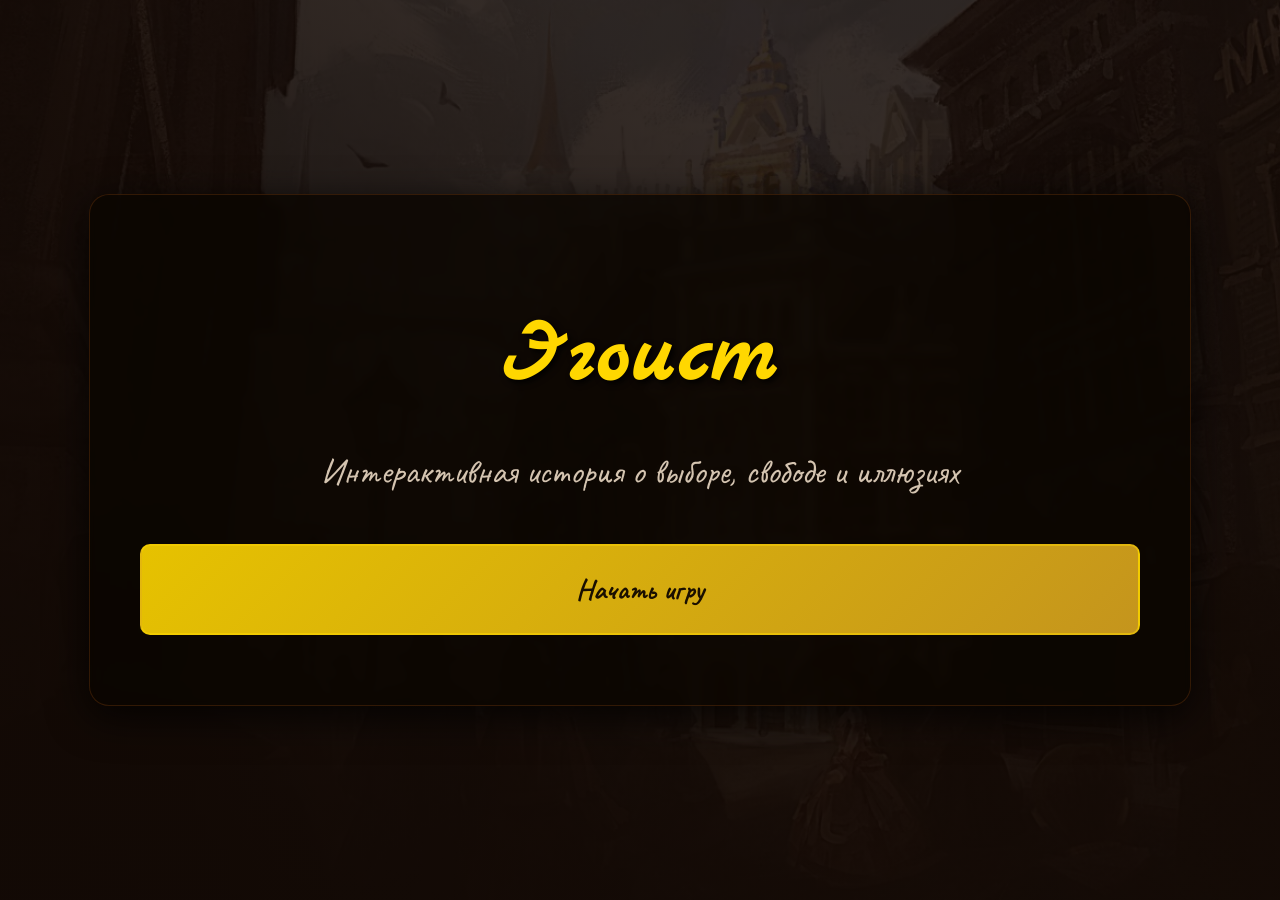
<file: index.html>
<!DOCTYPE html>
<html lang="ru">
<head>
    <meta charset="UTF-8">
    <meta name="viewport" content="width=device-width, initial-scale=1.0">
    <title>Эгоист</title>
    <link rel="stylesheet" href="style.css">
</head>
<body class="fade-in">

    <div class="container center">
        <h1>Эгоист</h1>
        <p class="subtitle">Интерактивная история о выборе, свободе и иллюзиях</p>

        <a href="scene1.html" class="btn gold">Начать игру</a>
    </div>

</body>
</html>
</file>
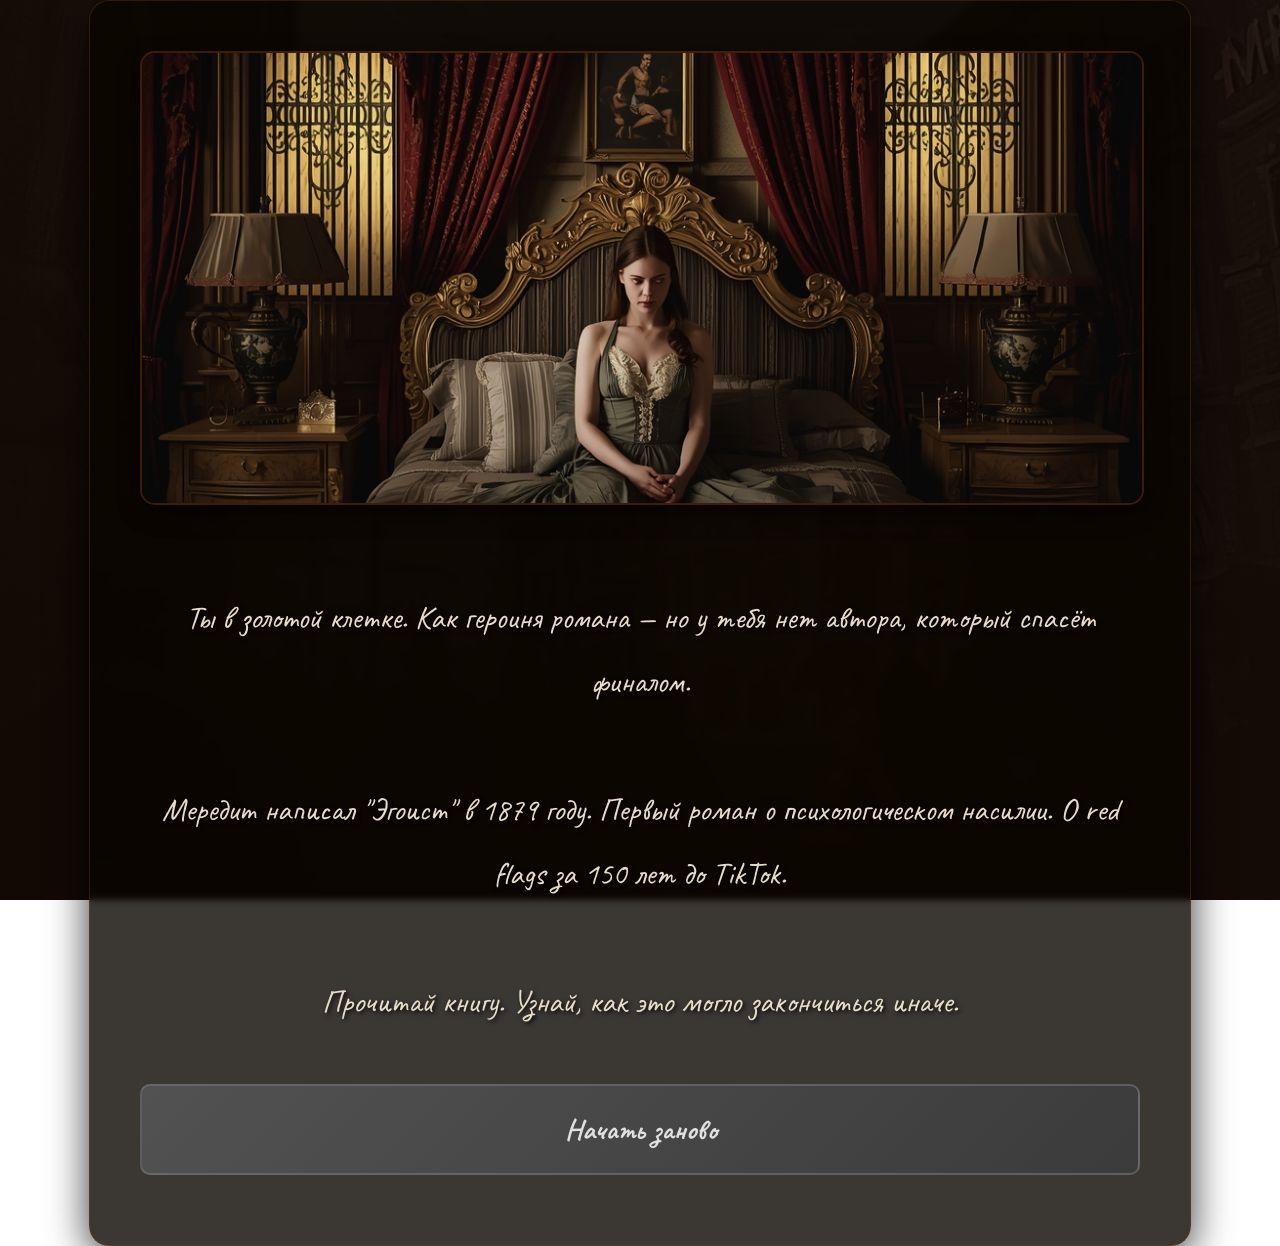
<file: ending_bad.html>
<!DOCTYPE html>
<html lang="ru">
<head>
    <meta charset="UTF-8">
    <meta name="viewport" content="width=device-width, initial-scale=1.0">
    <title>Золотая клетка</title>
    <link rel="stylesheet" href="style.css">
</head>
<body class="fade-in">

<div class="container">

    <img src="scene4.jpg" alt="Плохая концовка" class="scene-img">

    <div class="text">
        <p>
            Ты в золотой клетке. Как героиня романа — но у тебя нет автора, который спасёт финалом.
            <br><br>
            Мередит написал "Эгоист" в 1879 году. Первый роман о психологическом насилии. О red flags за 150 лет до TikTok.
            <br><br>
            Прочитай книгу. Узнай, как это могло закончиться иначе.
        </p>
    </div>

    <div class="choices">
        <a href="index.html" class="btn gray">Начать заново</a>
    </div>

</div>

<script>
document.querySelectorAll("a").forEach(link => {
    link.addEventListener("click", function(e) {
        e.preventDefault();
        document.body.classList.add("fade-out");
        setTimeout(() => {
            window.location = this.href;
        }, 400);
    });
</script>

</body>
</html>
</file>
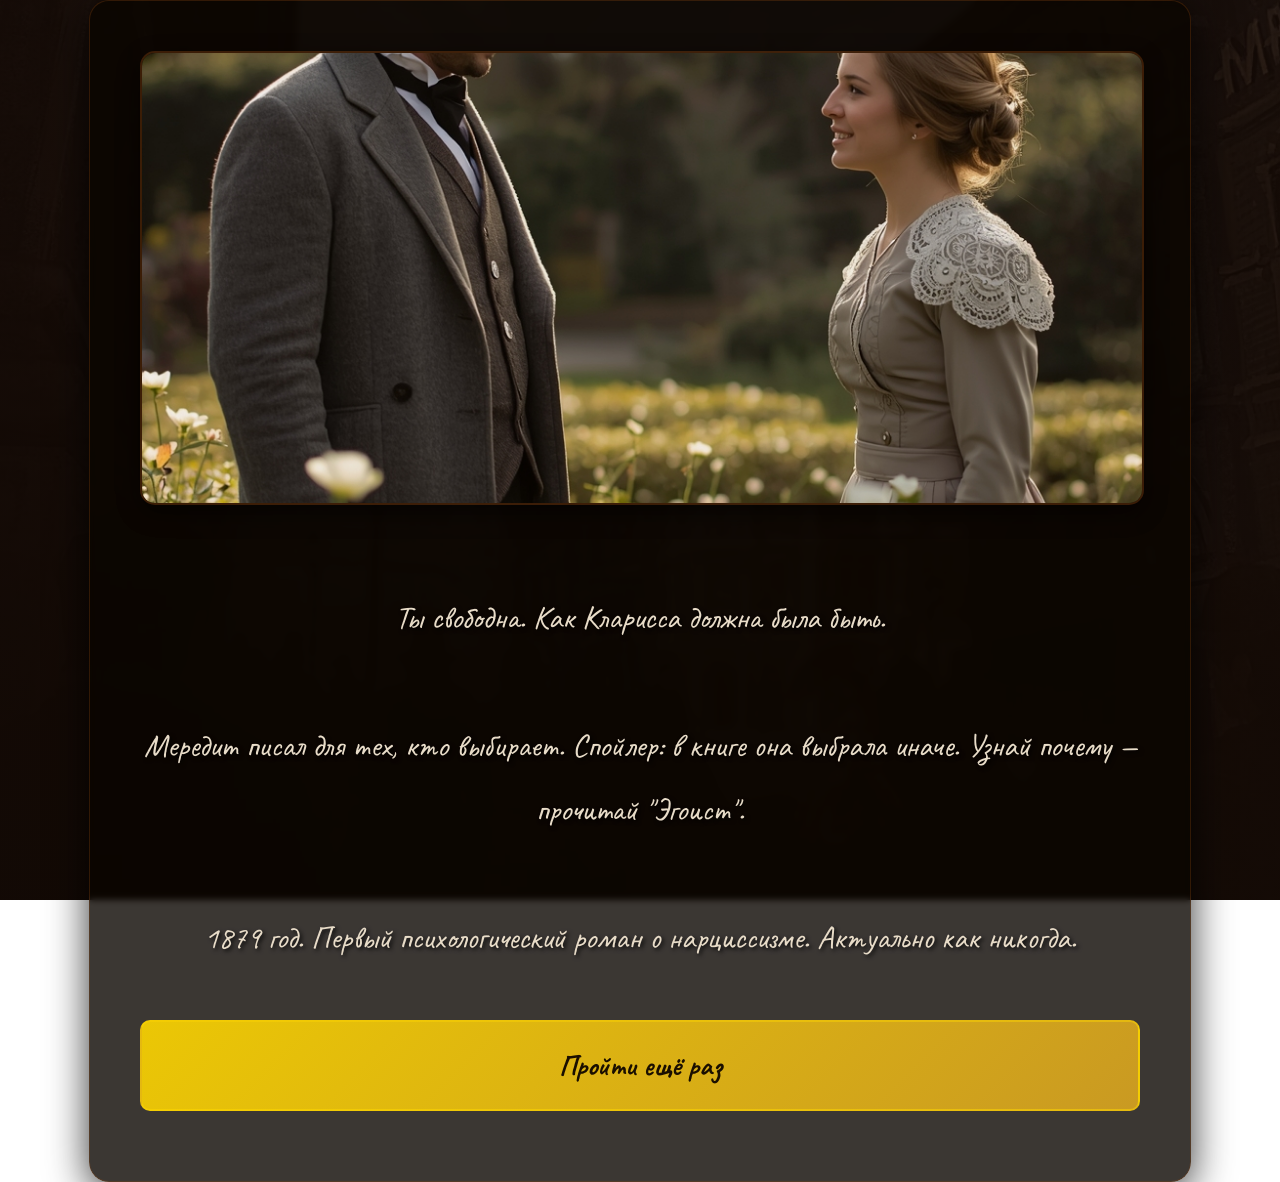
<file: ending_good.html>
<!DOCTYPE html>
<html lang="ru">
<head>
    <meta charset="UTF-8">
    <meta name="viewport" content="width=device-width, initial-scale=1.0">
    <title>Свобода</title>
    <link rel="stylesheet" href="style.css">
</head>
<body class="fade-in">

<div class="container">

    <img src="scene3.jpg" alt="Хорошая концовка" class="scene-img">

    <div class="text">
        <p>
            Ты свободна. Как Кларисса должна была быть.
            <br><br>
            Мередит писал для тех, кто выбирает. Спойлер: в книге она выбрала иначе. Узнай почему — прочитай "Эгоист".
            <br><br>
            1879 год. Первый психологический роман о нарциссизме. Актуально как никогда.
        </p>
    </div>

    <div class="choices">
        <a href="index.html" class="btn gold">Пройти ещё раз</a>
    </div>

</div>

<script>
document.querySelectorAll("a").forEach(link => {
    link.addEventListener("click", function(e) {
        e.preventDefault();
        document.body.classList.add("fade-out");
        setTimeout(() => {
            window.location = this.href;
        }, 400);
    });
</script>

</body>
</html>
</file>
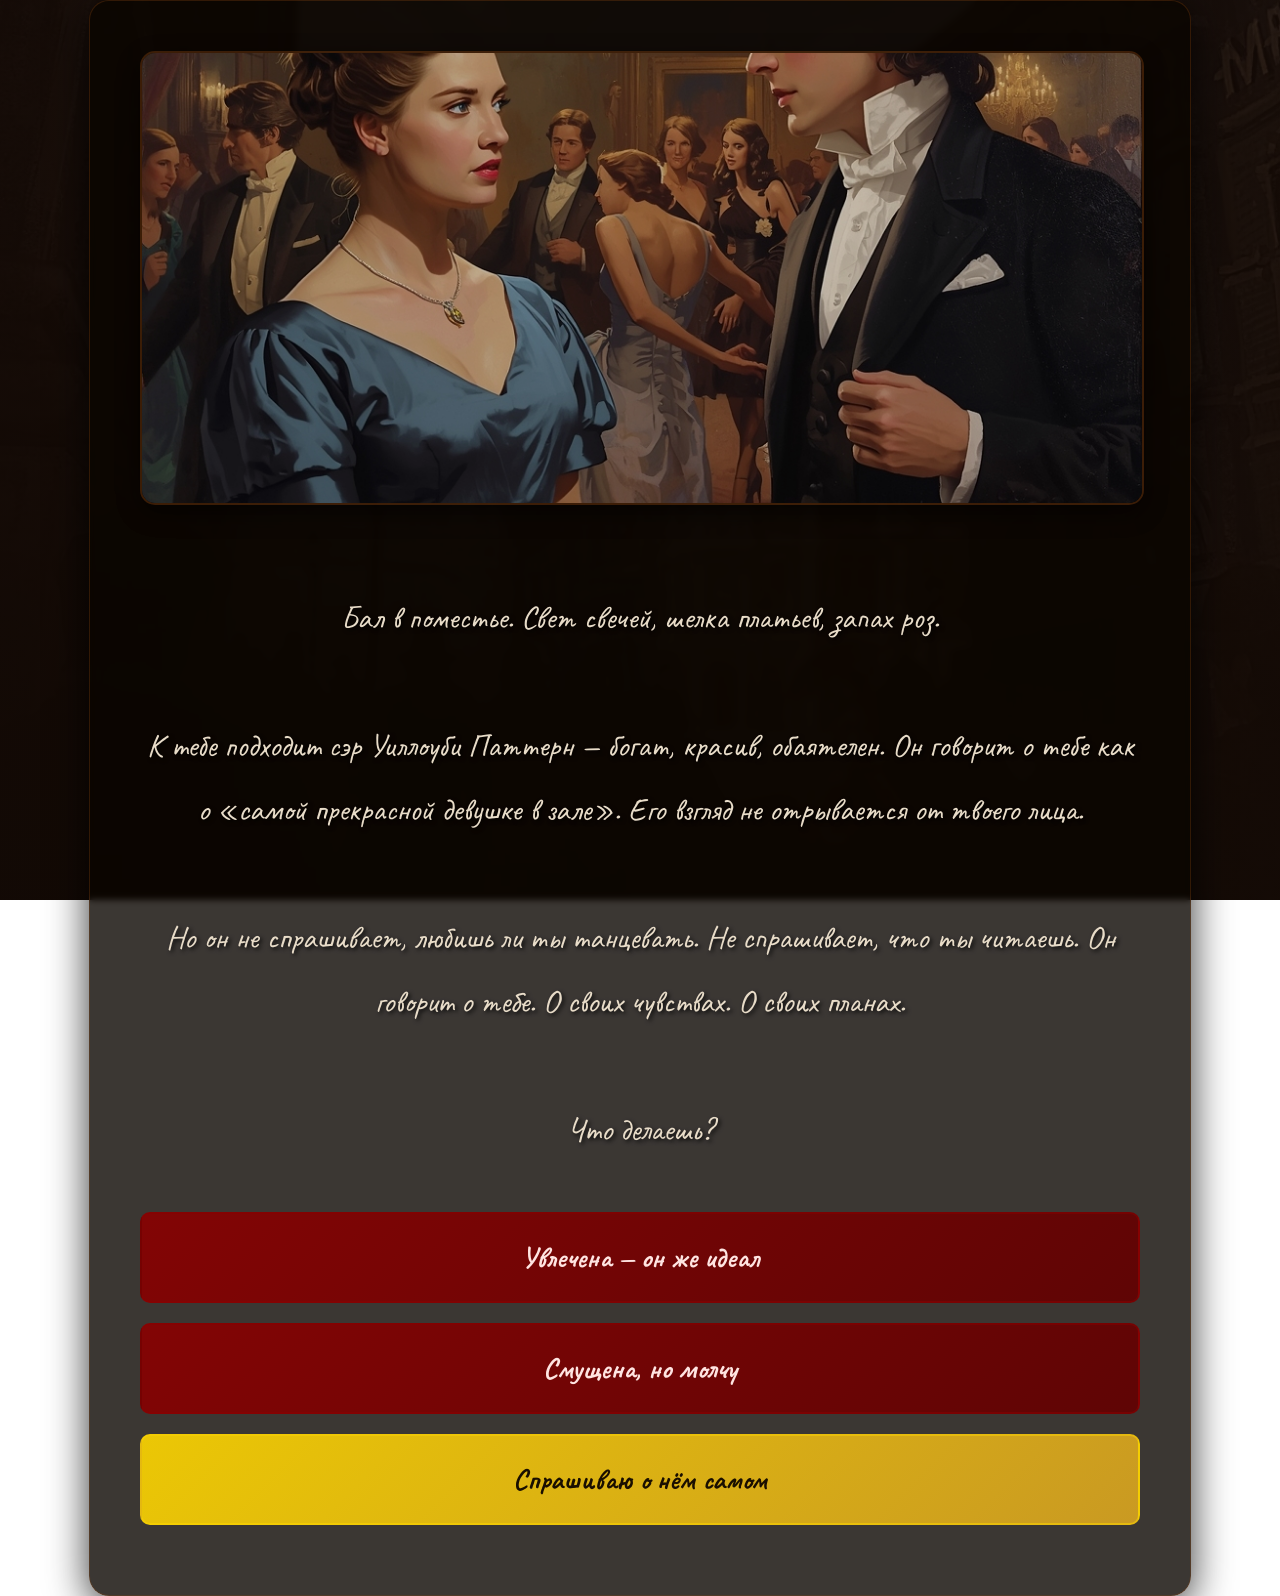
<file: scene1.html>
<!DOCTYPE html>
<html lang="ru">
<head>
    <meta charset="UTF-8">
    <meta name="viewport" content="width=device-width, initial-scale=1.0">
    <title>Сцена 1 — Бал</title>
    <link rel="stylesheet" href="style.css">
</head>
<body class="fade-in">

<div class="container">

    <img src="scene1.jpg" alt="Бал" class="scene-img">

    <div class="text">
        <p>
            Бал в поместье. Свет свечей, шелка платьев, запах роз.
            <br><br>
            К тебе подходит сэр Уиллоуби Паттерн — богат, красив, обаятелен. 
            Он говорит о тебе как о «самой прекрасной девушке в зале». 
            Его взгляд не отрывается от твоего лица.
            <br><br>
            Но он не спрашивает, любишь ли ты танцевать. 
            Не спрашивает, что ты читаешь. 
            Он говорит о тебе. О своих чувствах. О своих планах.
            <br><br>
            Что делаешь?
        </p>
    </div>

    <div class="choices">
        <a href="scene2a.html" class="btn red">Увлечена — он же идеал</a>
        <a href="scene2b.html" class="btn red">Смущена, но молчу</a>
        <a href="scene2v.html" class="btn gold">Спрашиваю о нём самом</a>
    </div>

</div>

<script>
document.querySelectorAll("a").forEach(link => {
    link.addEventListener("click", function(e) {
        e.preventDefault();
        document.body.classList.add("fade-out");
        setTimeout(() => {
            window.location = this.href;
        }, 400);
    });
});
</script>

</body>
</html>
</file>
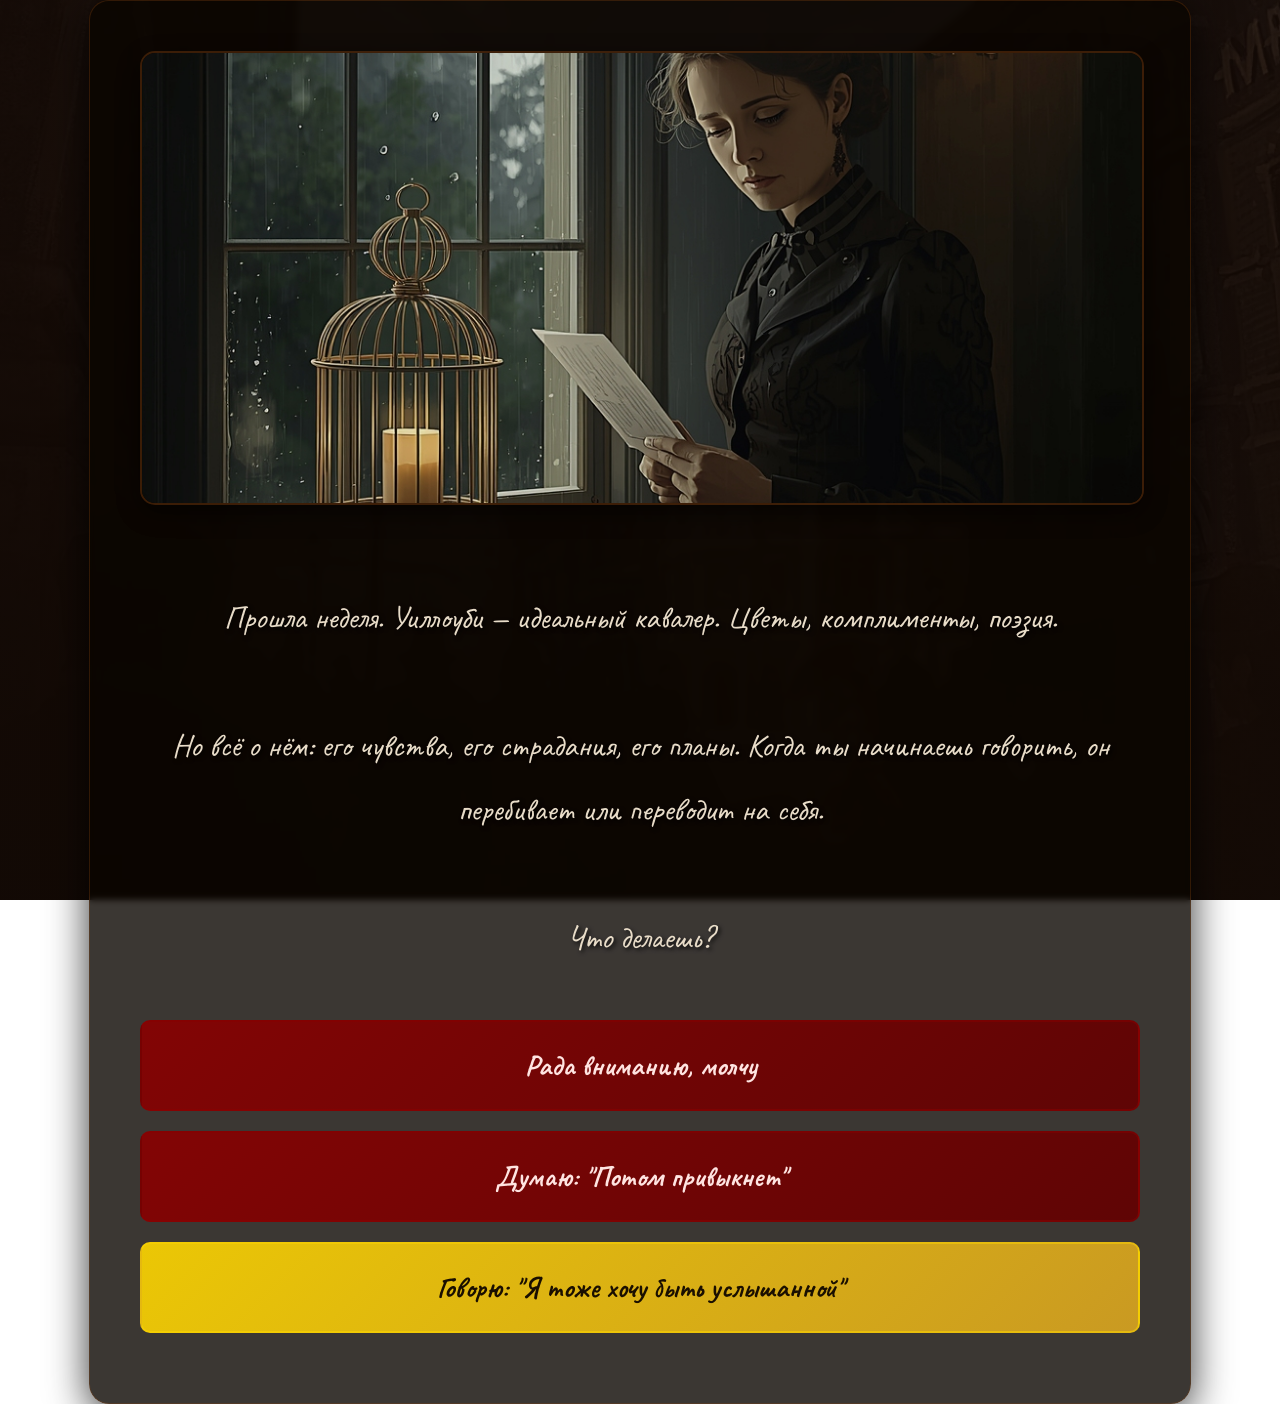
<file: scene2a.html>
<!DOCTYPE html>
<html lang="ru">
<head>
    <meta charset="UTF-8">
    <meta name="viewport" content="width=device-width, initial-scale=1.0">
    <title>Сцена 2А</title>
    <link rel="stylesheet" href="style.css">
</head>
<body class="fade-in">

<!DOCTYPE html>
<html lang="ru">
<head>
    <meta charset="UTF-8">
    <meta name="viewport" content="width=device-width, initial-scale=1.0">
    <title>Сцена 2А</title>
    <link rel="stylesheet" href="style.css">
</head>
<body class="fade-in">

<div class="container">

    <img src="scene2.jpg" alt="Ухаживания" class="scene-img">

    <div class="text">
        <p>
            Прошла неделя. Уиллоуби — идеальный кавалер. Цветы, комплименты, поэзия.
            <br><br>
            Но всё о нём: его чувства, его страдания, его планы. Когда ты начинаешь говорить, он перебивает или переводит на себя.
            <br><br>
            Что делаешь?
        </p>
    </div>

    <div class="choices">
        <a href="scene3a.html" class="btn red">Рада вниманию, молчу</a>
        <a href="scene3a.html" class="btn red">Думаю: "Потом привыкнет"</a>
        <a href="scene2v.html" class="btn gold">Говорю: "Я тоже хочу быть услышанной"</a>
    </div>

</div>

<script>
document.querySelectorAll("a").forEach(link => {
    link.addEventListener("click", function(e) {
        e.preventDefault();
        document.body.classList.add("fade-out");
        setTimeout(() => {
            window.location = this.href;
        }, 400);
    });
</script>

</body>
</html>
</file>
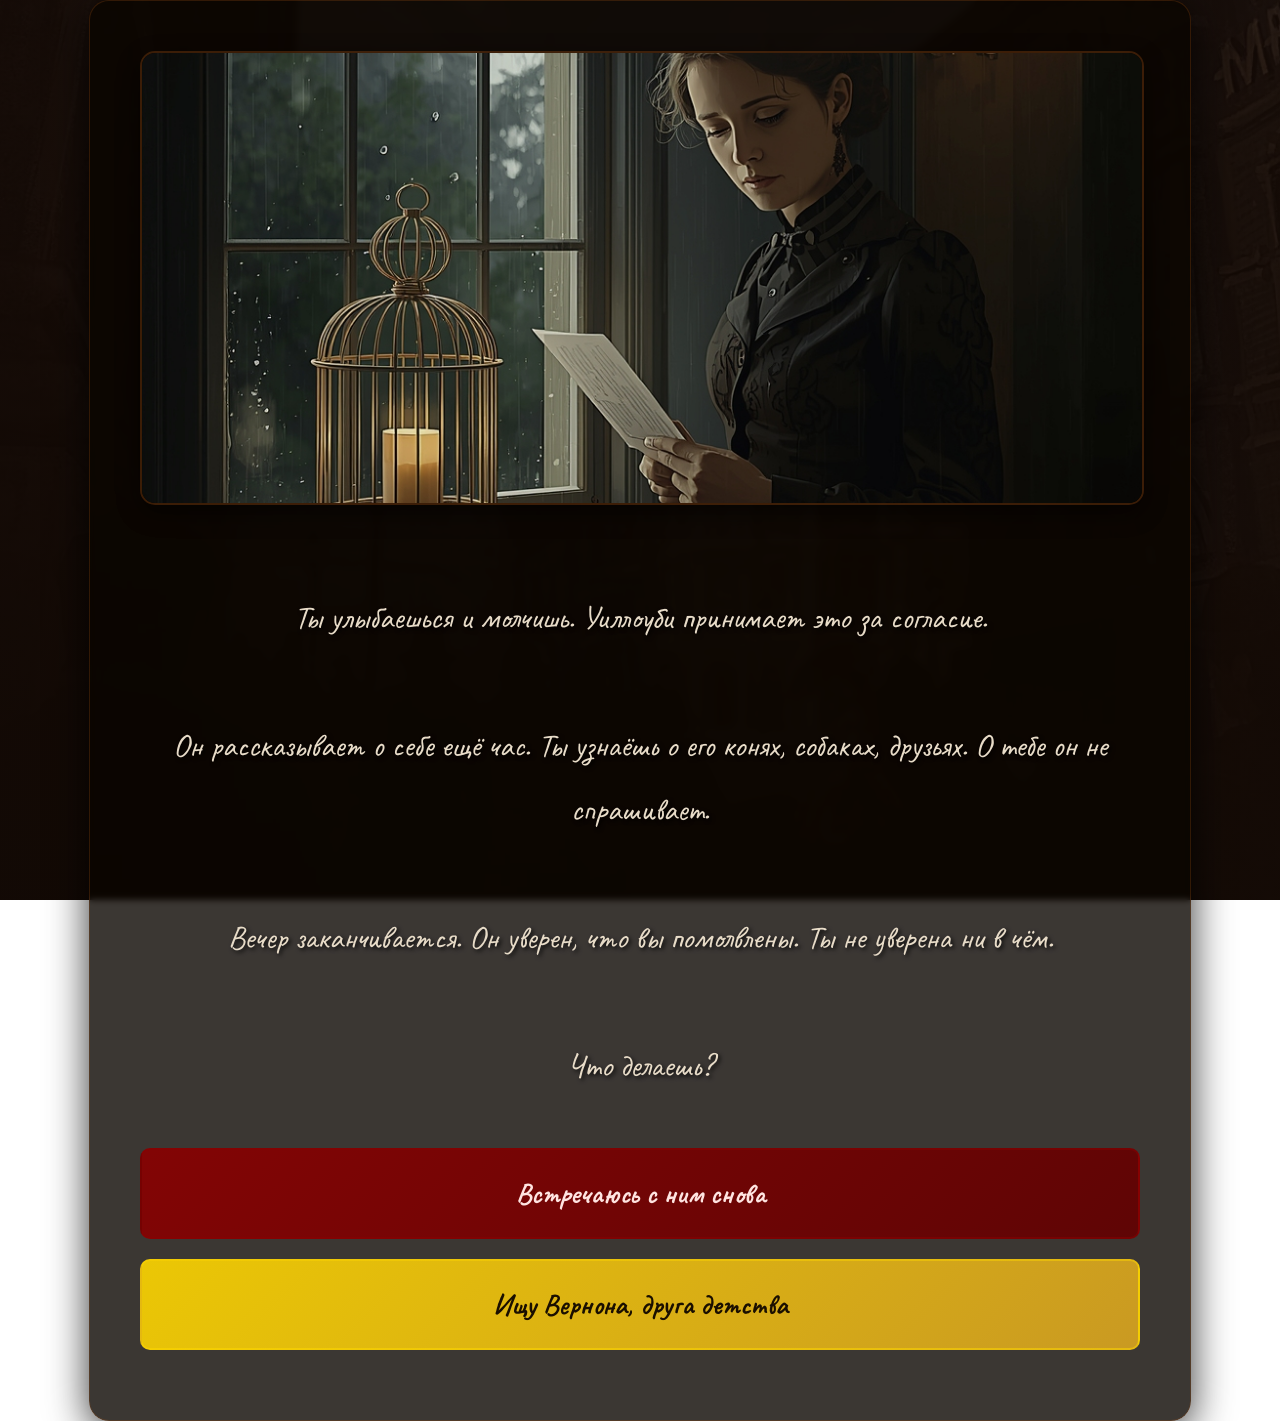
<file: scene2b.html>
<!DOCTYPE html>
<html lang="ru">
<head>
    <meta charset="UTF-8">
    <meta name="viewport" content="width=device-width, initial-scale=1.0">
    <title>Сцена 2Б</title>
    <link rel="stylesheet" href="style.css">
</head>
<body class="fade-in">

<div class="container">

    <img src="scene2.jpg" alt="Молчание" class="scene-img">

    <div class="text">
        <p>
            Ты улыбаешься и молчишь. Уиллоуби принимает это за согласие.
            <br><br>
            Он рассказывает о себе ещё час. Ты узнаёшь о его конях, собаках, друзьях. О тебе он не спрашивает.
            <br><br>
            Вечер заканчивается. Он уверен, что вы помолвлены. Ты не уверена ни в чём.
            <br><br>
            Что делаешь?
        </p>
    </div>

    <div class="choices">
        <a href="scene2a.html" class="btn red">Встречаюсь с ним снова</a>
        <a href="scene2v.html" class="btn gold">Ищу Вернона, друга детства</a>
    </div>

</div>

<script>
document.querySelectorAll("a").forEach(link => {
    link.addEventListener("click", function(e) {
        e.preventDefault();
        document.body.classList.add("fade-out");
        setTimeout(() => {
            window.location = this.href;
        }, 400);
    });
</script>

</body>
</html>
</file>
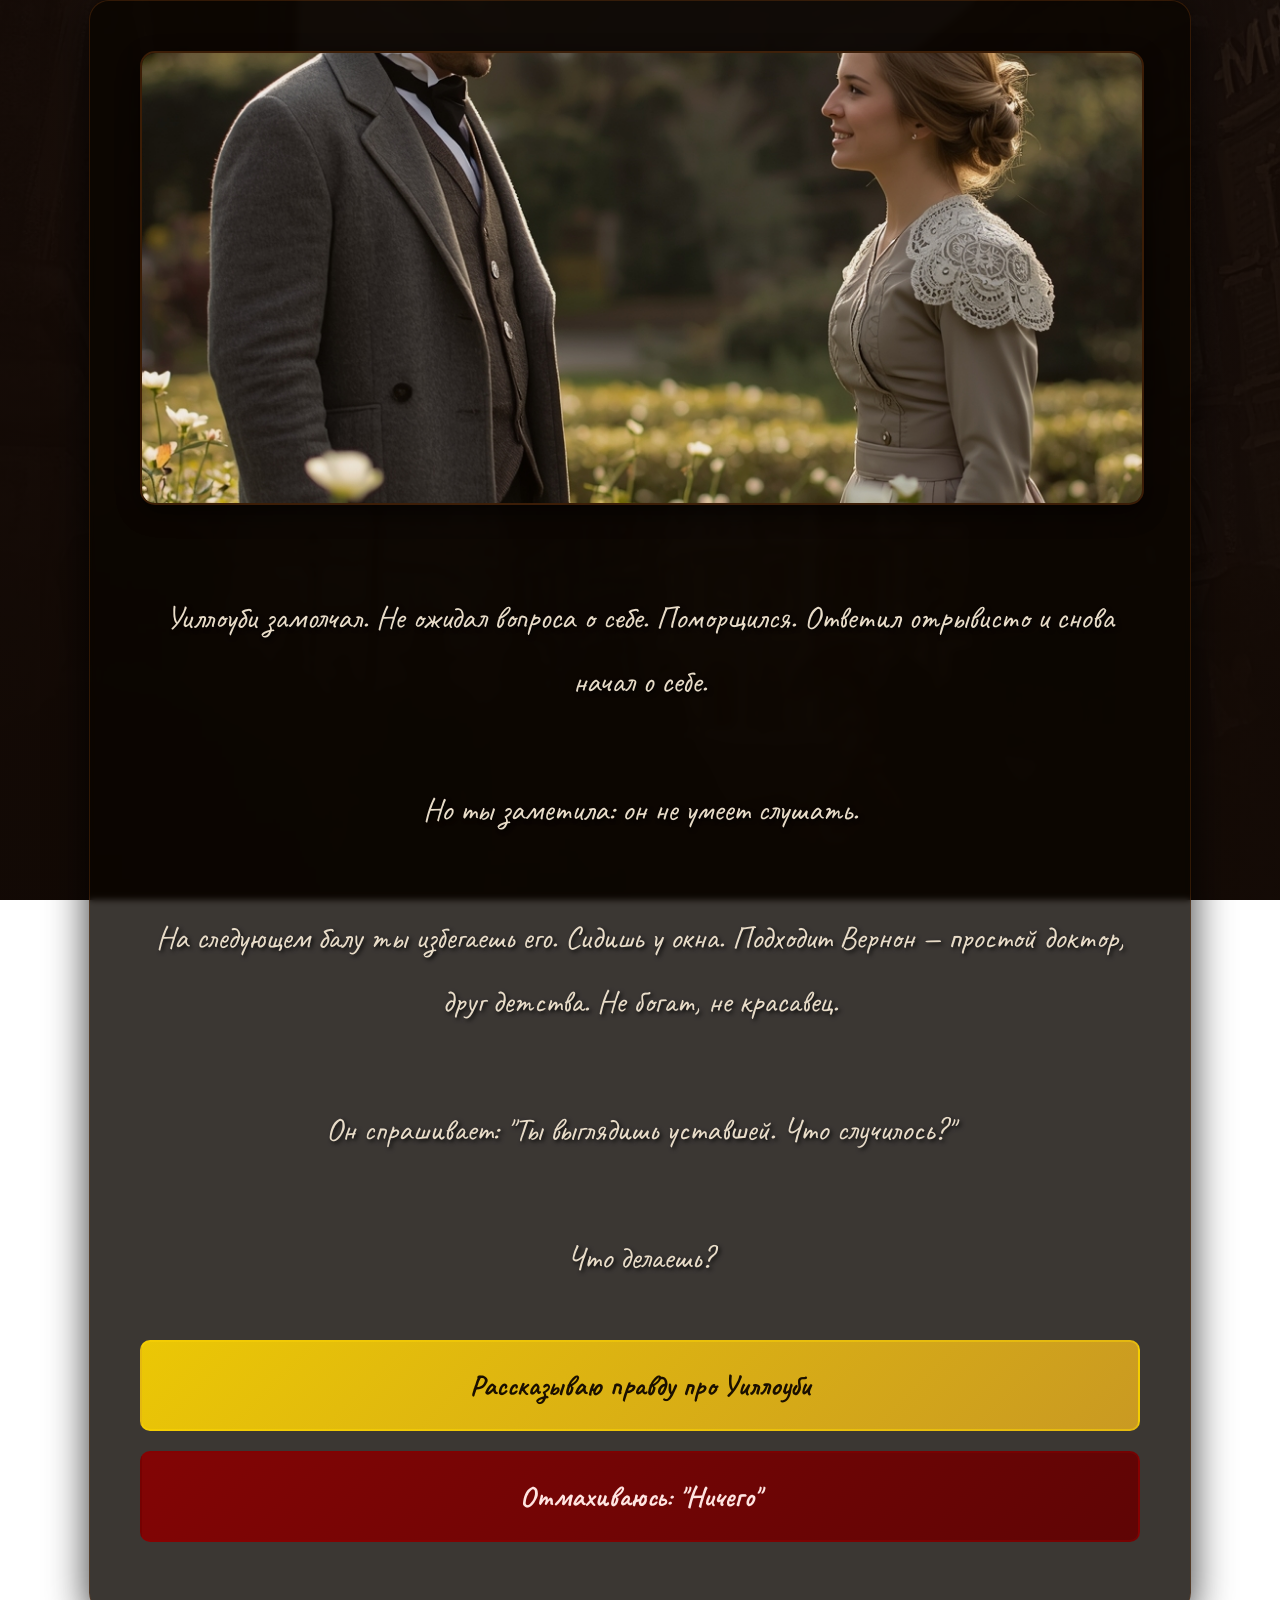
<file: scene2v.html>
<!DOCTYPE html>
<html lang="ru">
<head>
    <meta charset="UTF-8">
    <meta name="viewport" content="width=device-width, initial-scale=1.0">
    <title>Сцена 2В</title>
    <link rel="stylesheet" href="style.css">
</head>
<body class="fade-in">

<div class="container">

    <img src="scene3.jpg" alt="Вернон" class="scene-img">

    <div class="text">
        <p>
            Уиллоуби замолчал. Не ожидал вопроса о себе. Поморщился. Ответил отрывисто и снова начал о себе.
            <br><br>
            Но ты заметила: он не умеет слушать.
            <br><br>
            На следующем балу ты избегаешь его. Сидишь у окна. Подходит Вернон — простой доктор, друг детства. Не богат, не красавец.
            <br><br>
            Он спрашивает: "Ты выглядишь уставшей. Что случилось?"
            <br><br>
            Что делаешь?
        </p>
    </div>

    <div class="choices">
        <a href="scene3b.html" class="btn gold">Рассказываю правду про Уиллоуби</a>
        <a href="scene2a.html" class="btn red">Отмахиваюсь: "Ничего"</a>
    </div>

</div>

<script>
document.querySelectorAll("a").forEach(link => {
    link.addEventListener("click", function(e) {
        e.preventDefault();
        document.body.classList.add("fade-out");
        setTimeout(() => {
            window.location = this.href;
        }, 400);
    });
</script>

</body>
</html>
</file>
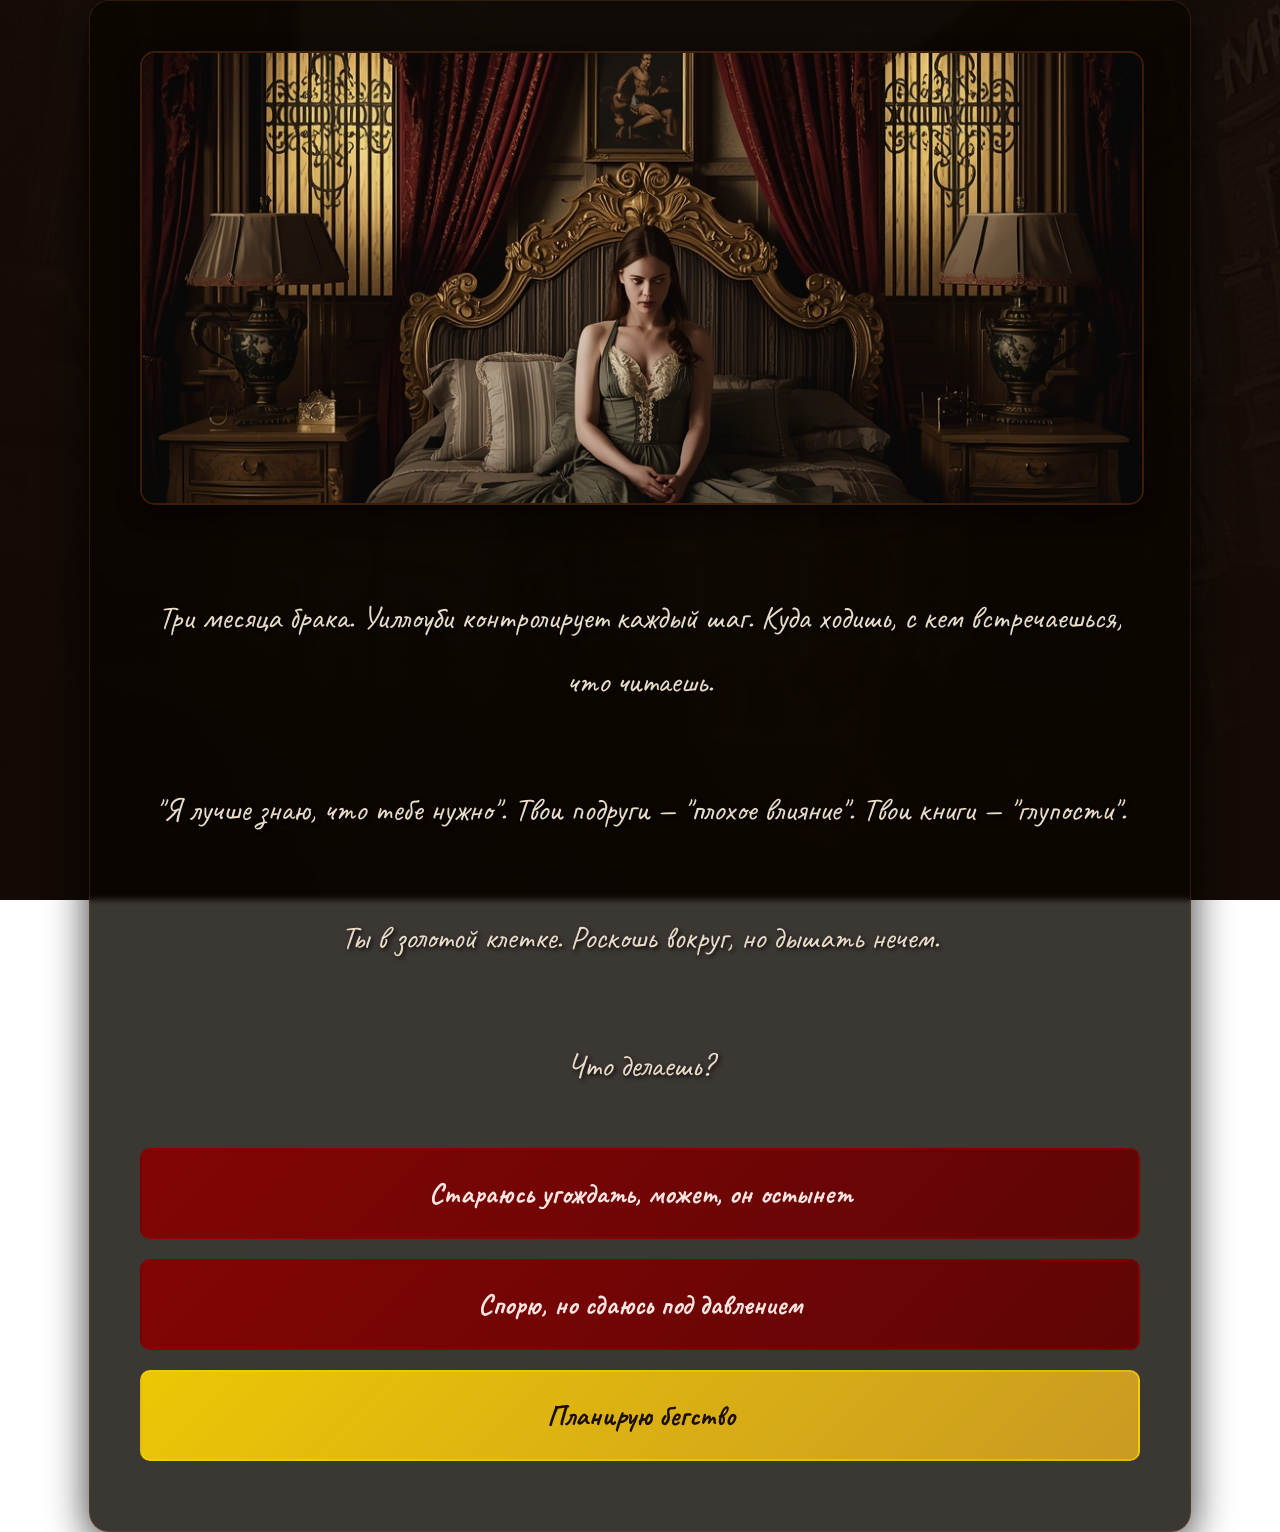
<file: scene3a.html>
<!DOCTYPE html>
<html lang="ru">
<head>
    <meta charset="UTF-8">
    <meta name="viewport" content="width=device-width, initial-scale=1.0">
    <title>Сцена 3А</title>
    <link rel="stylesheet" href="style.css">
</head>
<body class="fade-in">

<div class="container">

    <img src="scene4.jpg" alt="Золотая клетка" class="scene-img">

    <div class="text">
        <p>
            Три месяца брака. Уиллоуби контролирует каждый шаг. Куда ходишь, с кем встречаешься, что читаешь.
            <br><br>
            "Я лучше знаю, что тебе нужно". Твои подруги — "плохое влияние". Твои книги — "глупости".
            <br><br>
            Ты в золотой клетке. Роскошь вокруг, но дышать нечем.
            <br><br>
            Что делаешь?
        </p>
    </div>

    <div class="choices">
        <a href="ending_bad.html" class="btn red">Стараюсь угождать, может, он остынет</a>
        <a href="ending_bad.html" class="btn red">Спорю, но сдаюсь под давлением</a>
        <a href="ending_good.html" class="btn gold">Планирую бегство</a>
    </div>

</div>

<script>
document.querySelectorAll("a").forEach(link => {
    link.addEventListener("click", function(e) {
        e.preventDefault();
        document.body.classList.add("fade-out");
        setTimeout(() => {
            window.location = this.href;
        }, 400);
    });
</script>

</body>
</html>
</file>
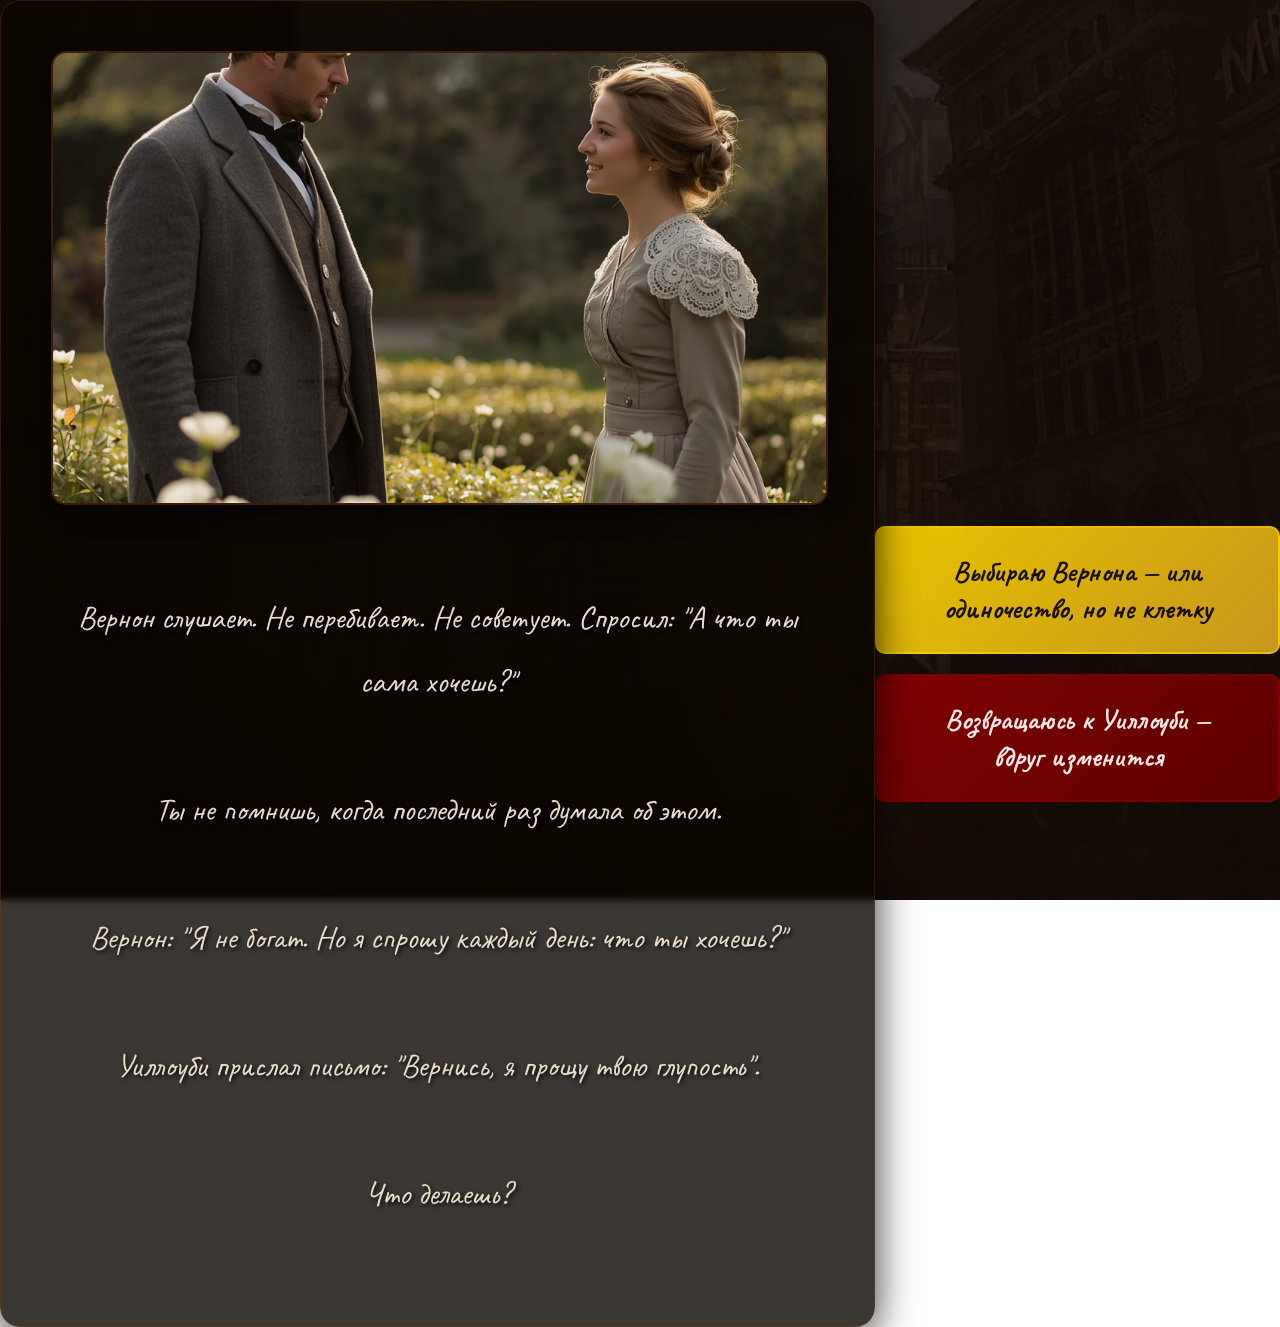
<file: scene3b.html>
<!DOCTYPE html>
<html lang="ru">
<head>
    <meta charset="UTF-8">
    <meta name="viewport" content="width=device-width, initial-scale=1.0">
    <title>Сцена 3Б</title>
    <link rel="stylesheet" href="style.css">
</head>
<body class="fade-in">

<div class="container">

    <img src="scene3.jpg" alt="Разговор с Верноном" class="scene-img">

    <div class="text">
    <p>
        Вернон слушает. Не перебивает. Не советует. Спросил: "А что ты сама хочешь?"
        <br><br>
        Ты не помнишь, когда последний раз думала об этом.
        <br><br>
        Вернон: "Я не богат. Но я спрошу каждый день: что ты хочешь?"
        <br><br>
        Уиллоуби прислал письмо: "Вернись, я прощу твою глупость".
        <br><br>
        Что делаешь?
    </p>
</div>
    </div>

    <div class="choices">
        <a href="ending_good.html" class="btn gold">Выбираю Вернона — или одиночество, но не клетку</a>
<a href="ending_bad.html" class="btn red">Возвращаюсь к Уиллоуби — вдруг изменится</a>
    </div>

</div>

<script>
document.querySelectorAll("a").forEach(link => {
    link.addEventListener("click", function(e) {
        e.preventDefault();
        document.body.classList.add("fade-out");
        setTimeout(() => {
            window.location = this.href;
        }, 400);
    });
</script>

</body>
</html>
</file>
<file: style.css>
/* Подключаем шрифт как перо */
@import url('https://fonts.googleapis.com/css2?family=Caveat:wght@400;700&family=Marck+Script&display=swap');

/* Фоновое изображение на весь сайт */
body {
    margin: 0;
    padding: 0;
    background: linear-gradient(rgba(20,10,5,0.85), rgba(20,10,5,0.9)), url('scene5.jpg');
    background-size: cover;
    background-position: center;
    background-attachment: fixed;
    color: #f5f5f5;
    font-family: 'Caveat', 'Marck Script', cursive;
    font-size: 1.8rem;
    min-height: 100vh;
    display: flex;
    align-items: center;
    justify-content: center;
}

/* Контейнер по центру экрана */
.container {
    max-width: 1000px;
    width: 90%;
    margin: auto;
    padding: 50px;
    background: rgba(10, 5, 0, 0.8);
    border-radius: 20px;
    backdrop-filter: blur(3px);
    border: 1px solid rgba(139, 69, 19, 0.3);
    box-shadow: 0 10px 40px rgba(0,0,0,0.8);
}

.center {
    text-align: center;
}

/* Заголовки пером */
h1 {
    color: #FFD700;
    font-size: 5.5rem;
    margin-bottom: 25px;
    text-shadow: 3px 3px 6px rgba(0,0,0,0.9);
    font-family: 'Marck Script', cursive;
    letter-spacing: 3px;
}

.subtitle {
    color: #d4c4b0;
    margin-bottom: 50px;
    font-size: 2.2rem;
}

/* Изображения сцен */
.scene-img {
    width: 100%;
    max-height: 450px;
    object-fit: cover;
    border-radius: 15px;
    margin-bottom: 40px;
    opacity: 0.95;
    box-shadow: 0 8px 25px rgba(0,0,0,0.6);
    border: 2px solid rgba(139, 69, 19, 0.4);
}

/* Текст сцены - как письмо */
.text {
    font-size: 2rem;
    line-height: 2;
    margin-bottom: 50px;
    text-align: center;
    color: #e8dcc8;
    text-shadow: 2px 2px 4px rgba(0,0,0,0.9);
}

/* Кнопки как старая бумага */
.btn {
    display: block;
    text-decoration: none;
    padding: 25px 40px;
    margin: 20px 0;
    border-radius: 10px;
    transition: all 0.3s ease;
    font-weight: bold;
    font-size: 1.8rem;
    text-align: center;
    border: 2px solid transparent;
}

.btn.red {
    background: linear-gradient(135deg, rgba(139, 0, 0, 0.9), rgba(100, 0, 0, 0.9));
    color: #ffe4e1;
    border-color: rgba(139, 0, 0, 0.5);
}

.btn.gold {
    background: linear-gradient(135deg, rgba(255, 215, 0, 0.9), rgba(218, 165, 32, 0.9));
    color: #1a0f00;
    border-color: rgba(255, 215, 0, 0.5);
}

.btn.gray {
    background: linear-gradient(135deg, rgba(85, 85, 85, 0.9), rgba(60, 60, 60, 0.9));
    color: #e0e0e0;
    border-color: rgba(128, 128, 128, 0.5);
}

.btn:hover {
    transform: scale(1.05) translateY(-3px);
    box-shadow: 0 10px 25px rgba(0,0,0,0.5);
}

/* Плавные переходы */
.fade-in {
    animation: fadeIn 1s ease-in;
}

.fade-out {
    animation: fadeOut 0.5s ease-out;
}

@keyframes fadeIn {
    from { opacity: 0; transform: translateY(20px); }
    to { opacity: 1; transform: translateY(0); }
}

@keyframes fadeOut {
    from { opacity: 1; }
    to { opacity: 0; }
}

/* Адаптивность */
@media (max-width: 768px) {
    h1 {
        font-size: 3rem;
    }
    .text {
        font-size: 1.5rem;
    }
    .container {
        padding: 30px;
        width: 95%;
    }
    body {
        font-size: 1.4rem;
    }
    .btn {
        font-size: 1.4rem;
        padding: 18px 25px;
    }
}

/* Стили для теста */
.test-container {
    max-width: 1000px;
    width: 90%;
    margin: auto;
    padding: 50px;
    background: rgba(10, 5, 0, 0.8);
    border-radius: 20px;
    backdrop-filter: blur(3px);
    border: 1px solid rgba(139, 69, 19, 0.3);
}

/* Прогресс бар в тесте */
.progress-bar {
    width: 100%;
    height: 12px;
    background: rgba(50, 40, 30, 0.8);
    border-radius: 6px;
    margin-bottom: 40px;
    overflow: hidden;
    border: 1px solid rgba(139, 69, 19, 0.3);
}

.progress-fill {
    height: 100%;
    background: linear-gradient(90deg, #FFD700, #DAA520);
    transition: width 0.3s ease;
}

/* Кнопки ответов в тесте */
.answer-btn {
    background: rgba(30, 20, 10, 0.8);
    border: 2px solid rgba(139, 69, 19, 0.4);
    color: #e8dcc8;
    padding: 25px;
    border-radius: 12px;
    cursor: pointer;
    text-align: center;
    font-size: 1.7rem;
    font-family: 'Caveat', cursive;
    transition: all 0.3s ease;
    margin: 15px 0;
    width: 100%;
}

.answer-btn:hover {
    border-color: #FFD700;
    background: rgba(50, 40, 20, 0.9);
    transform: translateX(8px);
}

/* Результат теста */
.result-image {
    width: 220px;
    height: 220px;
    border-radius: 50%;
    border: 4px solid #FFD700;
    object-fit: cover;
    margin-bottom: 25px;
    box-shadow: 0 8px 25px rgba(0,0,0,0.6);
}

.result-title {
    color: #FFD700;
    font-size: 3.5rem;
    margin: 25px 0;
    font-family: 'Marck Script', cursive;
}

.result-description {
    color: #d4c4b0;
    line-height: 2;
    font-size: 1.9rem;
    margin-bottom: 25px;
}

.result-quote {
    font-style: italic;
    color: #b8a890;
    border-left: 4px solid #FFD700;
    padding-left: 25px;
    margin: 25px 0;
    text-align: left;
    font-size: 1.7rem;
}

.warning {
    color: #FFD700;
    font-weight: bold;
    margin-top: 20px;
    font-size: 1.6rem;
}

/* Номер вопроса */
.question-number {
    color: #FFD700;
    font-size: 1.4rem;
    display: block;
    margin-bottom: 15px;
}

/* Вопрос в тесте */
.question {
    font-size: 2.2rem;
    margin-bottom: 30px;
    color: #f5f5f5;
    line-height: 1.6;
}
</file>
